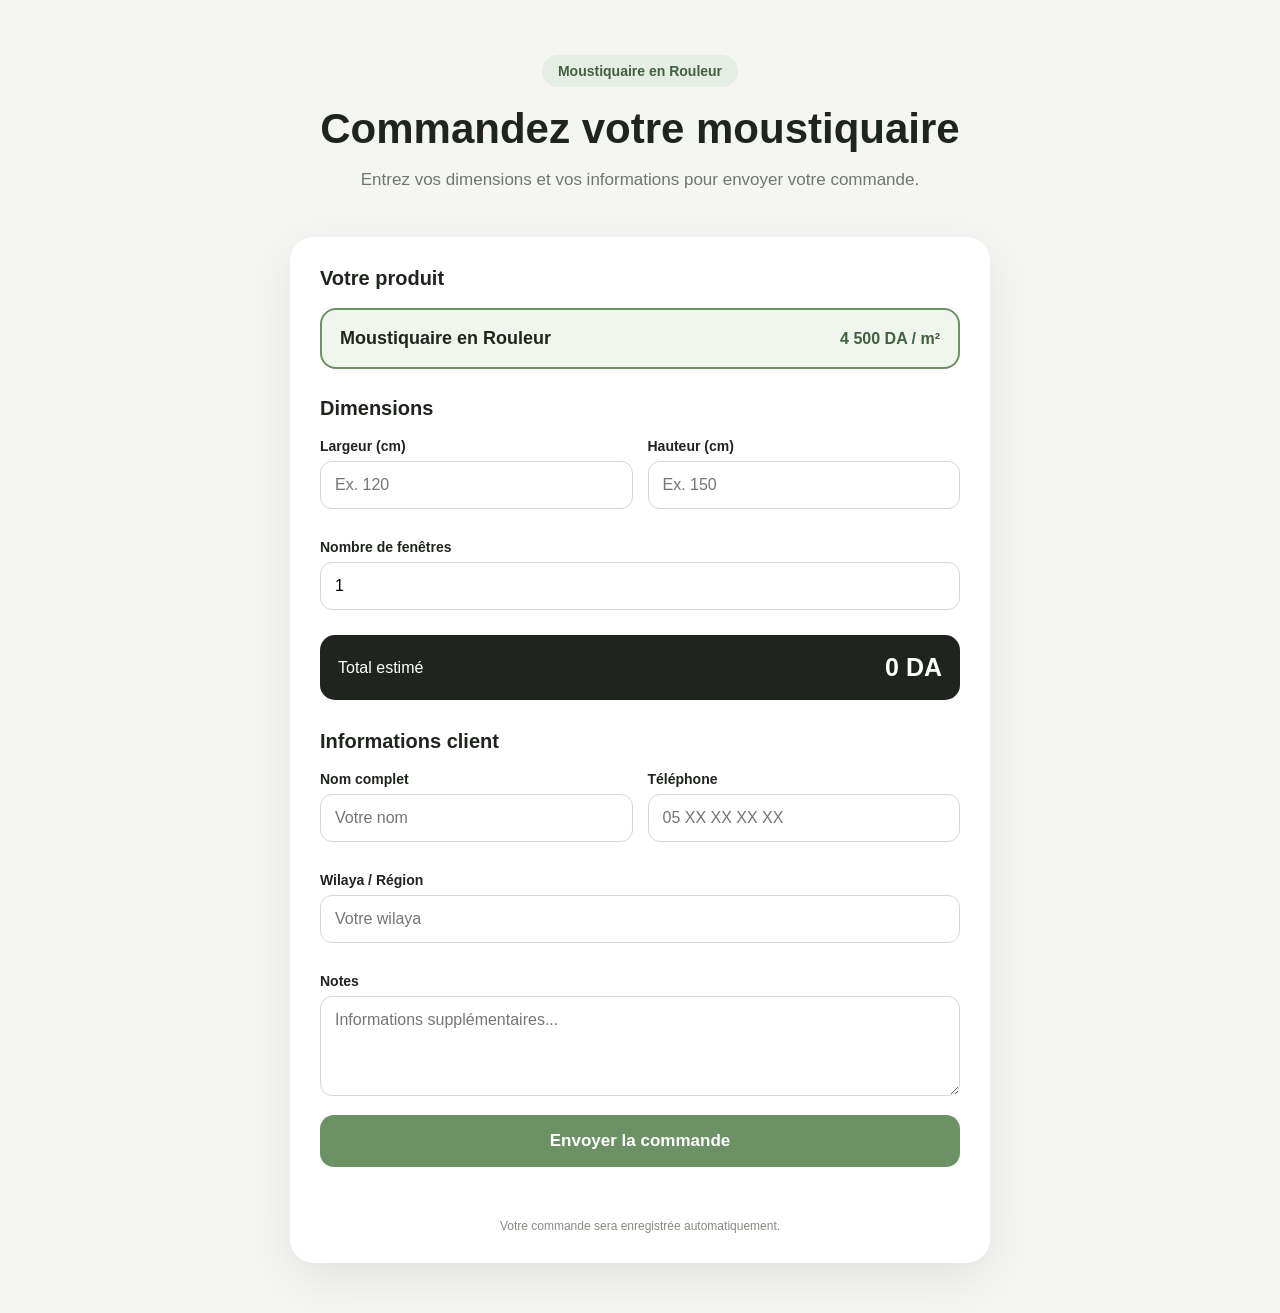
<file: index.html>
<!DOCTYPE html>
<html lang="en">
<head>
  <meta charset="UTF-8">
  <meta name="viewport" content="width=device-width, initial-scale=1.0">
  <meta http-equiv="refresh" content="0; url=main.html">
  <title>Moustiquaire</title>
</head>
<body>
  <p>Loading...</p>
</body>
</html>
</file>
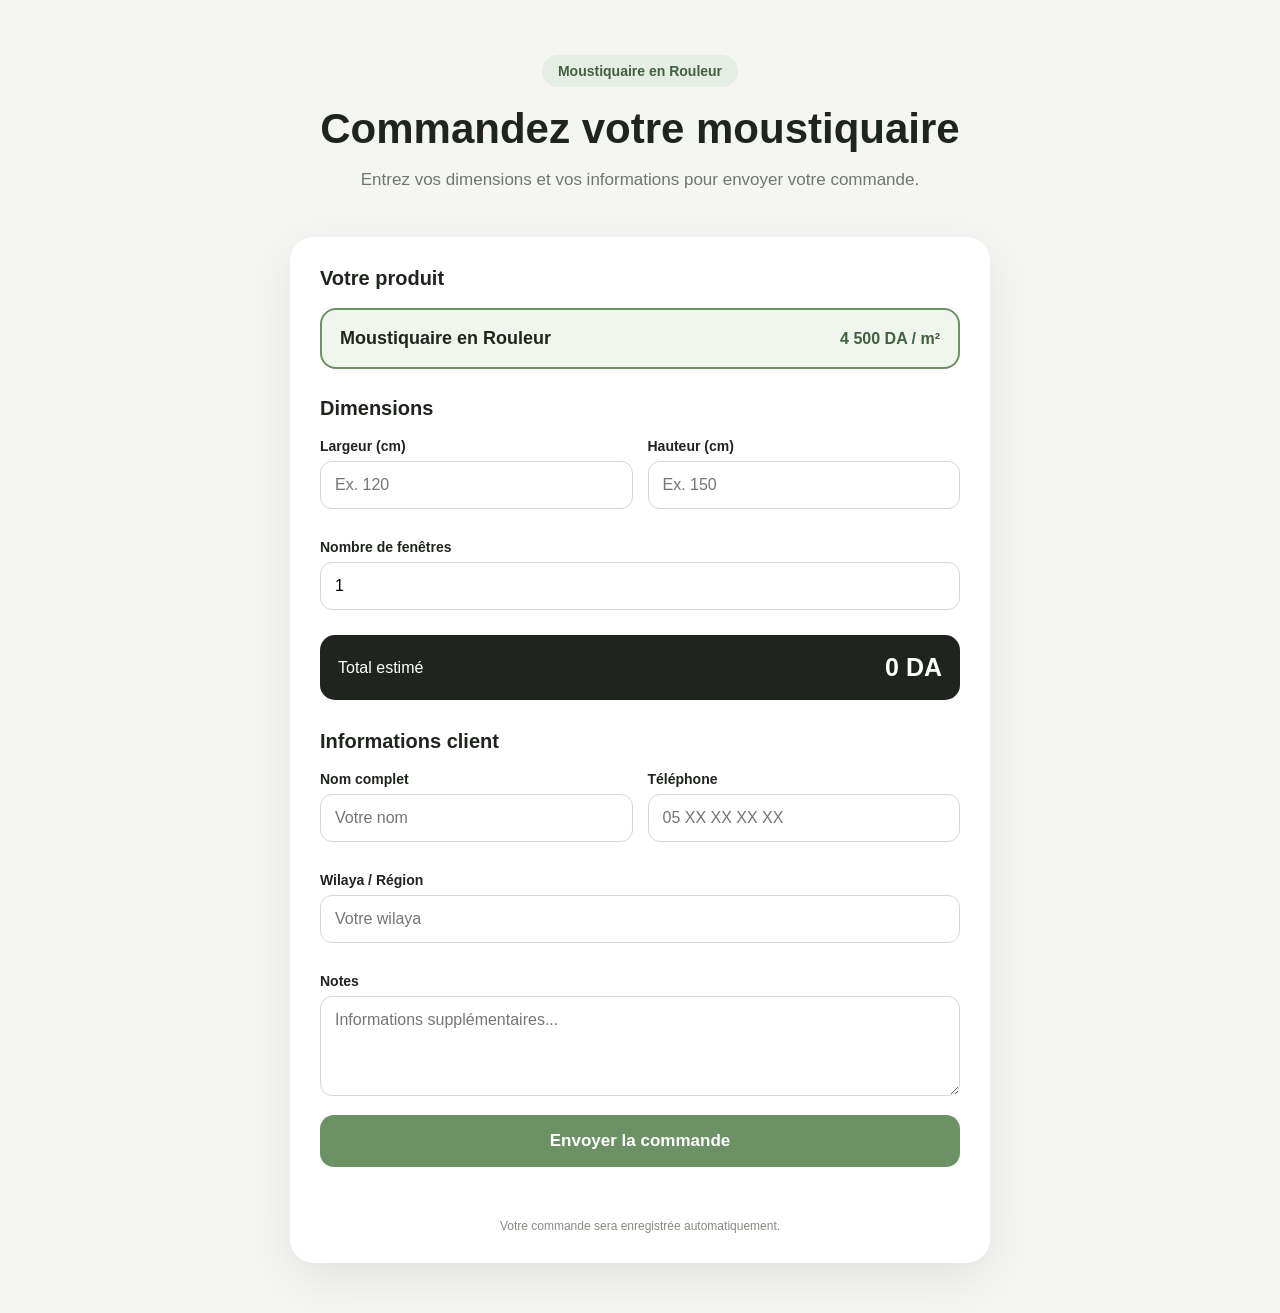
<file: main.html>
<!DOCTYPE html>
<html lang="fr">
<head>
  <meta charset="UTF-8">
  <meta name="viewport" content="width=device-width, initial-scale=1.0">
  <title>Moustiquaire en Rouleur</title>
  <link rel="stylesheet" href="style.css">
</head>

<body>

<header>
  <div class="container">
    <div class="badge">Moustiquaire en Rouleur</div>

    <h1>Commandez votre moustiquaire</h1>

    <p class="subtitle">
      Entrez vos dimensions et vos informations pour envoyer votre commande.
    </p>
  </div>
</header>

<main class="container">

  <form class="card" id="orderForm">

    <h2>Votre produit</h2>

    <div class="product">
      <div class="product-name">
        Moustiquaire en Rouleur
      </div>

      <div class="price">
        4 500 DA / m²
      </div>
    </div>

    <h2>Dimensions</h2>

    <div class="grid">

      <div class="field">
        <label>Largeur (cm)</label>
        <input
          type="number"
          id="width"
          min="1"
          step="0.1"
          placeholder="Ex. 120"
          required
        >
      </div>

      <div class="field">
        <label>Hauteur (cm)</label>
        <input
          type="number"
          id="height"
          min="1"
          step="0.1"
          placeholder="Ex. 150"
          required
        >
      </div>

      <div class="field full">
        <label>Nombre de fenêtres</label>
        <input
          type="number"
          id="quantity"
          min="1"
          value="1"
          required
        >
      </div>

    </div>

    <div class="total">
      <span>Total estimé</span>
      <strong id="total">0 DA</strong>
    </div>

    <h2>Informations client</h2>

    <div class="grid">

      <div class="field">
        <label>Nom complet</label>
        <input
          type="text"
          id="name"
          placeholder="Votre nom"
          required
        >
      </div>

      <div class="field">
        <label>Téléphone</label>
        <input
          type="tel"
          id="phone"
          placeholder="05 XX XX XX XX"
          required
        >
      </div>

      <div class="field full">
        <label>Wilaya / Région</label>
        <input
          type="text"
          id="wilaya"
          placeholder="Votre wilaya"
          required
        >
      </div>

      <div class="field full">
        <label>Notes</label>
        <textarea
          id="notes"
          placeholder="Informations supplémentaires..."
        ></textarea>
      </div>

    </div>

    <button type="submit" id="submitBtn">
      Envoyer la commande
    </button>

    <div id="status"></div>

    <div class="small">
      Votre commande sera enregistrée automatiquement.
    </div>

  </form>

</main>

<script>

const PRICE_PER_M2 = 4500;

/*
  Google Apps Script Web App
*/
const GOOGLE_SCRIPT_URL =
"https://script.google.com/macros/s/AKfycbzvFPRyNpLyUa4meGav_lCDR1RjiplrACcncsW1zNbNxDR8iHhfqe9atqqZ7j7n1aD3yQ/exec";


const widthInput = document.getElementById("width");
const heightInput = document.getElementById("height");
const quantityInput = document.getElementById("quantity");
const totalElement = document.getElementById("total");

const form = document.getElementById("orderForm");
const submitBtn = document.getElementById("submitBtn");
const statusElement = document.getElementById("status");


function calculatePrice() {

  const width =
    Number(widthInput.value) || 0;

  const height =
    Number(heightInput.value) || 0;

  const quantity =
    Number(quantityInput.value) || 0;

  const surface =
    (width / 100) *
    (height / 100) *
    quantity;

  const total =
    surface * PRICE_PER_M2;

  totalElement.textContent =
    Math.round(total).toLocaleString("fr-FR") + " DA";

  return {
    surface,
    total
  };
}


widthInput.addEventListener("input", calculatePrice);
heightInput.addEventListener("input", calculatePrice);
quantityInput.addEventListener("input", calculatePrice);


form.addEventListener("submit", async function(event) {

  event.preventDefault();

  statusElement.className = "";
  statusElement.textContent = "";

  const result = calculatePrice();

  const data = {

    name:
      document.getElementById("name").value.trim(),

    phone:
      document.getElementById("phone").value.trim(),

    wilaya:
      document.getElementById("wilaya").value.trim(),

    width_cm:
      Number(widthInput.value),

    height_cm:
      Number(heightInput.value),

    quantity:
      Number(quantityInput.value),

    surface_m2:
      Number(result.surface.toFixed(2)),

    price_per_m2:
      PRICE_PER_M2,

    total_da:
      Math.round(result.total),

    notes:
      document.getElementById("notes").value.trim()
  };


  submitBtn.disabled = true;
  submitBtn.textContent = "Envoi en cours...";


  try {

    const body =
      new URLSearchParams(data);


    await fetch(
      GOOGLE_SCRIPT_URL,
      {
        method: "POST",
        mode: "no-cors",
        body: body
      }
    );


    statusElement.className = "success";

    statusElement.textContent =
      "✓ Commande envoyée avec succès";


    form.reset();

    quantityInput.value = 1;

    calculatePrice();


  } catch (error) {

    statusElement.className = "error";

    statusElement.textContent =
      "Une erreur est survenue. Veuillez réessayer.";

    console.error(error);

  }


  submitBtn.disabled = false;

  submitBtn.textContent =
    "Envoyer la commande";

});


calculatePrice();

</script>

</body>
</html>
</file>
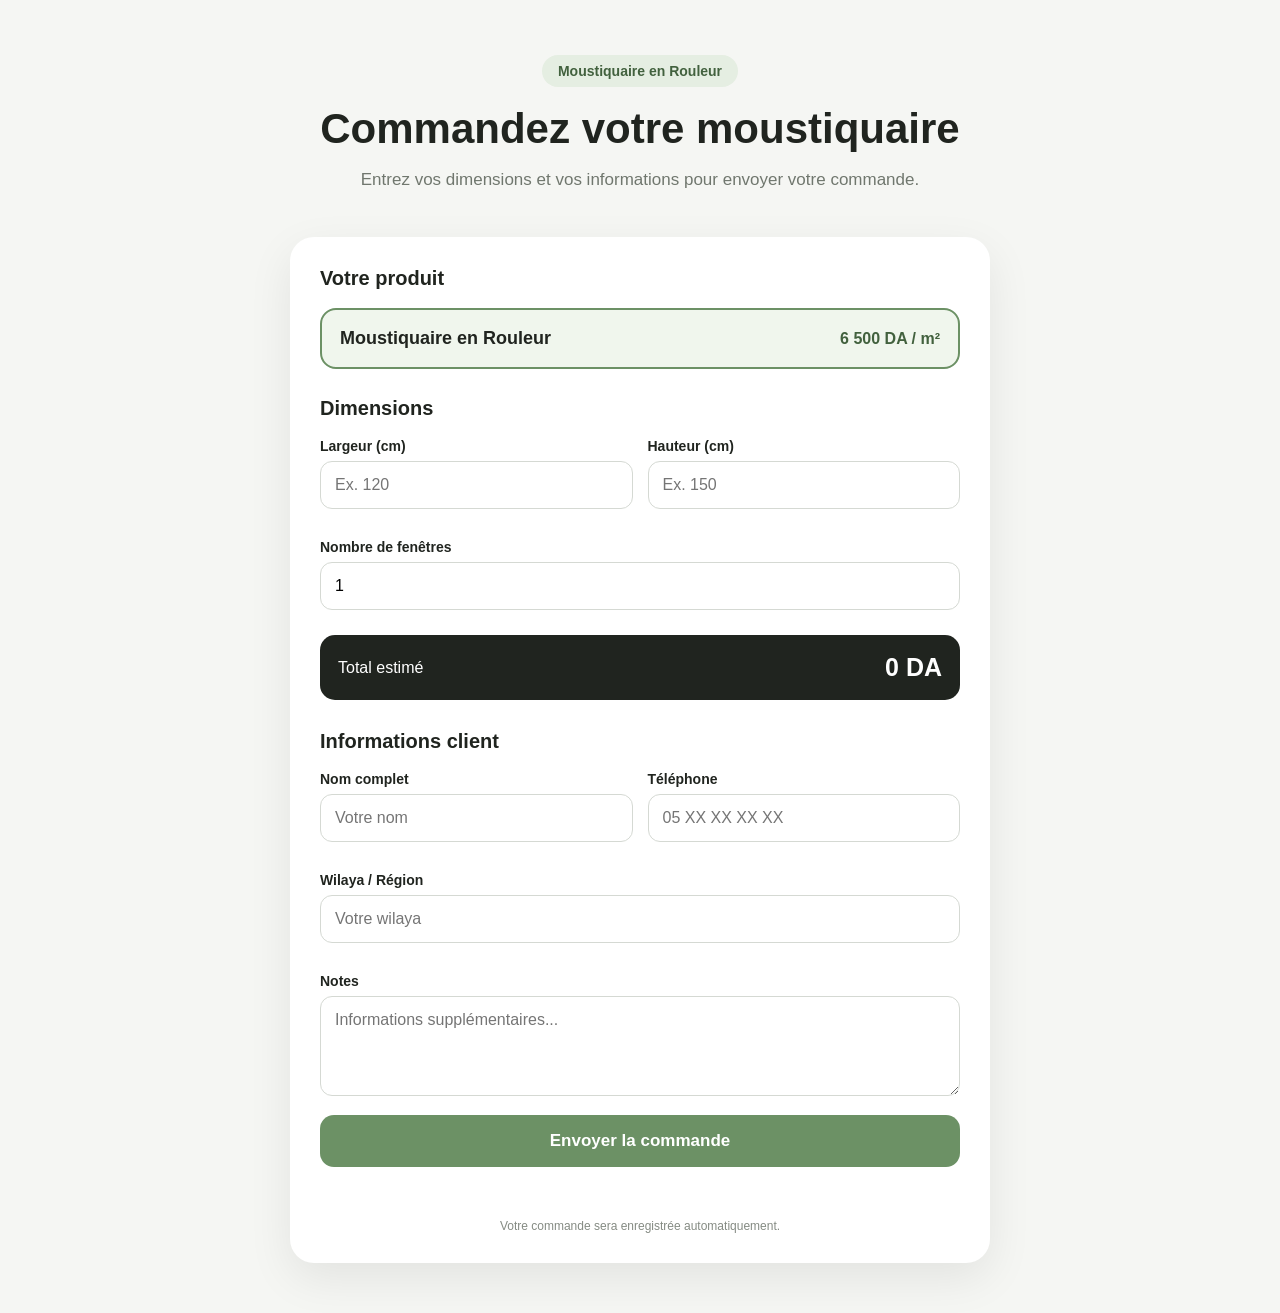
<file: moustiquaire_index.html>
<!DOCTYPE html>
<html lang="fr">
<head>
  <meta charset="UTF-8">
  <meta name="viewport" content="width=device-width, initial-scale=1.0">
  <title>Moustiquaire en Rouleur</title>
  <link rel="stylesheet" href="style.css">
</head>

<body>

<header>
  <div class="container">
    <div class="badge">Moustiquaire en Rouleur</div>

    <h1>Commandez votre moustiquaire</h1>

    <p class="subtitle">
      Entrez vos dimensions et vos informations pour envoyer votre commande.
    </p>
  </div>
</header>

<main class="container">

  <form class="card" id="orderForm">

    <h2>Votre produit</h2>

    <div class="product">
      <div class="product-name">
        Moustiquaire en Rouleur
      </div>

      <div class="price">
        6 500 DA / m²
      </div>
    </div>

    <h2>Dimensions</h2>

    <div class="grid">

      <div class="field">
        <label>Largeur (cm)</label>
        <input
          type="number"
          id="width"
          min="1"
          step="0.1"
          placeholder="Ex. 120"
          required
        >
      </div>

      <div class="field">
        <label>Hauteur (cm)</label>
        <input
          type="number"
          id="height"
          min="1"
          step="0.1"
          placeholder="Ex. 150"
          required
        >
      </div>

      <div class="field full">
        <label>Nombre de fenêtres</label>
        <input
          type="number"
          id="quantity"
          min="1"
          value="1"
          required
        >
      </div>

    </div>

    <div class="total">
      <span>Total estimé</span>
      <strong id="total">0 DA</strong>
    </div>

    <h2>Informations client</h2>

    <div class="grid">

      <div class="field">
        <label>Nom complet</label>
        <input
          type="text"
          id="name"
          placeholder="Votre nom"
          required
        >
      </div>

      <div class="field">
        <label>Téléphone</label>
        <input
          type="tel"
          id="phone"
          placeholder="05 XX XX XX XX"
          required
        >
      </div>

      <div class="field full">
        <label>Wilaya / Région</label>
        <input
          type="text"
          id="wilaya"
          placeholder="Votre wilaya"
          required
        >
      </div>

      <div class="field full">
        <label>Notes</label>
        <textarea
          id="notes"
          placeholder="Informations supplémentaires..."
        ></textarea>
      </div>

    </div>

    <button type="submit" id="submitBtn">
      Envoyer la commande
    </button>

    <div id="status"></div>

    <div class="small">
      Votre commande sera enregistrée automatiquement.
    </div>

  </form>

</main>

<script>

const PRICE_PER_M2 = 6500;

/*
  Google Apps Script Web App
*/
const GOOGLE_SCRIPT_URL =
"https://script.google.com/macros/s/AKfycbzvFPRyNpLyUa4meGav_lCDR1RjiplrACcncsW1zNbNxDR8iHhfqe9atqqZ7j7n1aD3yQ/exec";


const widthInput = document.getElementById("width");
const heightInput = document.getElementById("height");
const quantityInput = document.getElementById("quantity");
const totalElement = document.getElementById("total");

const form = document.getElementById("orderForm");
const submitBtn = document.getElementById("submitBtn");
const statusElement = document.getElementById("status");


function calculatePrice() {

  const width =
    Number(widthInput.value) || 0;

  const height =
    Number(heightInput.value) || 0;

  const quantity =
    Number(quantityInput.value) || 0;

  const surface =
    (width / 100) *
    (height / 100) *
    quantity;

  const total =
    surface * PRICE_PER_M2;

  totalElement.textContent =
    Math.round(total).toLocaleString("fr-FR") + " DA";

  return {
    surface,
    total
  };
}


widthInput.addEventListener("input", calculatePrice);
heightInput.addEventListener("input", calculatePrice);
quantityInput.addEventListener("input", calculatePrice);


form.addEventListener("submit", async function(event) {

  event.preventDefault();

  statusElement.className = "";
  statusElement.textContent = "";

  const result = calculatePrice();

  const data = {

    name:
      document.getElementById("name").value.trim(),

    phone:
      document.getElementById("phone").value.trim(),

    wilaya:
      document.getElementById("wilaya").value.trim(),

    width_cm:
      Number(widthInput.value),

    height_cm:
      Number(heightInput.value),

    quantity:
      Number(quantityInput.value),

    surface_m2:
      Number(result.surface.toFixed(2)),

    price_per_m2:
      PRICE_PER_M2,

    total_da:
      Math.round(result.total),

    notes:
      document.getElementById("notes").value.trim()
  };


  submitBtn.disabled = true;
  submitBtn.textContent = "Envoi en cours...";


  try {

    const body =
      new URLSearchParams(data);


    await fetch(
      GOOGLE_SCRIPT_URL,
      {
        method: "POST",
        mode: "no-cors",
        body: body
      }
    );


    statusElement.className = "success";

    statusElement.textContent =
      "✓ Commande envoyée avec succès";


    form.reset();

    quantityInput.value = 1;

    calculatePrice();


  } catch (error) {

    statusElement.className = "error";

    statusElement.textContent =
      "Une erreur est survenue. Veuillez réessayer.";

    console.error(error);

  }


  submitBtn.disabled = false;

  submitBtn.textContent =
    "Envoyer la commande";

});


calculatePrice();

</script>

</body>
</html>
</file>
<file: style.css>
* {
      box-sizing: border-box;
    }

    body {
      margin: 0;
      font-family: Arial, sans-serif;
      background: #f5f6f3;
      color: #20241f;
    }

    .container {
      width: min(700px, 92%);
      margin: auto;
    }

    header {
      text-align: center;
      padding: 55px 0 30px;
    }

    .badge {
      display: inline-block;
      background: #e5eee2;
      color: #42613e;
      padding: 8px 16px;
      border-radius: 30px;
      font-weight: bold;
      font-size: 14px;
    }

    h1 {
      font-size: 42px;
      margin: 18px 0 10px;
    }

    .subtitle {
      color: #70776e;
      font-size: 17px;
    }

    .card {
      background: white;
      padding: 30px;
      border-radius: 24px;
      box-shadow: 0 15px 45px rgba(0,0,0,.08);
      margin-bottom: 50px;
    }

    h2 {
      font-size: 20px;
      margin: 0 0 18px;
    }

    .product {
      background: #f0f6ed;
      border: 2px solid #6c9165;
      border-radius: 16px;
      padding: 18px;
      margin-bottom: 28px;
      display: flex;
      justify-content: space-between;
      align-items: center;
      gap: 15px;
    }

    .product-name {
      font-weight: bold;
      font-size: 18px;
    }

    .price {
      color: #42613e;
      font-weight: bold;
      white-space: nowrap;
    }

    .grid {
      display: grid;
      grid-template-columns: 1fr 1fr;
      gap: 15px;
    }

    .field {
      margin-bottom: 15px;
    }

    .full {
      grid-column: 1 / -1;
    }

    label {
      display: block;
      font-weight: bold;
      font-size: 14px;
      margin-bottom: 7px;
    }

    input,
    textarea {
      width: 100%;
      border: 1px solid #d5d9d3;
      border-radius: 12px;
      padding: 14px;
      font-size: 16px;
      font-family: inherit;
      outline: none;
    }

    input:focus,
    textarea:focus {
      border-color: #6c9165;
    }

    textarea {
      min-height: 100px;
      resize: vertical;
    }

    .total {
      background: #20241f;
      color: white;
      padding: 18px;
      border-radius: 15px;
      display: flex;
      justify-content: space-between;
      align-items: center;
      margin: 10px 0 30px;
    }

    .total strong {
      font-size: 25px;
    }

    button {
      width: 100%;
      padding: 16px;
      border: none;
      border-radius: 14px;
      background: #6c9165;
      color: white;
      font-size: 17px;
      font-weight: bold;
      cursor: pointer;
    }

    button:hover {
      background: #567650;
    }

    button:disabled {
      opacity: .6;
      cursor: not-allowed;
    }

    #status {
      text-align: center;
      font-weight: bold;
      margin-top: 15px;
      min-height: 25px;
    }

    .success {
      color: #3f7a39;
    }

    .error {
      color: #b33a32;
    }

    .small {
      text-align: center;
      color: #858b83;
      font-size: 12px;
      margin-top: 12px;
    }

    @media (max-width: 600px) {
      h1 {
        font-size: 32px;
      }

      .grid {
        grid-template-columns: 1fr;
      }

      .full {
        grid-column: auto;
      }

      .product {
        flex-direction: column;
        align-items: flex-start;
      }

      .card {
        padding: 22px;
      }
    }
</file>
